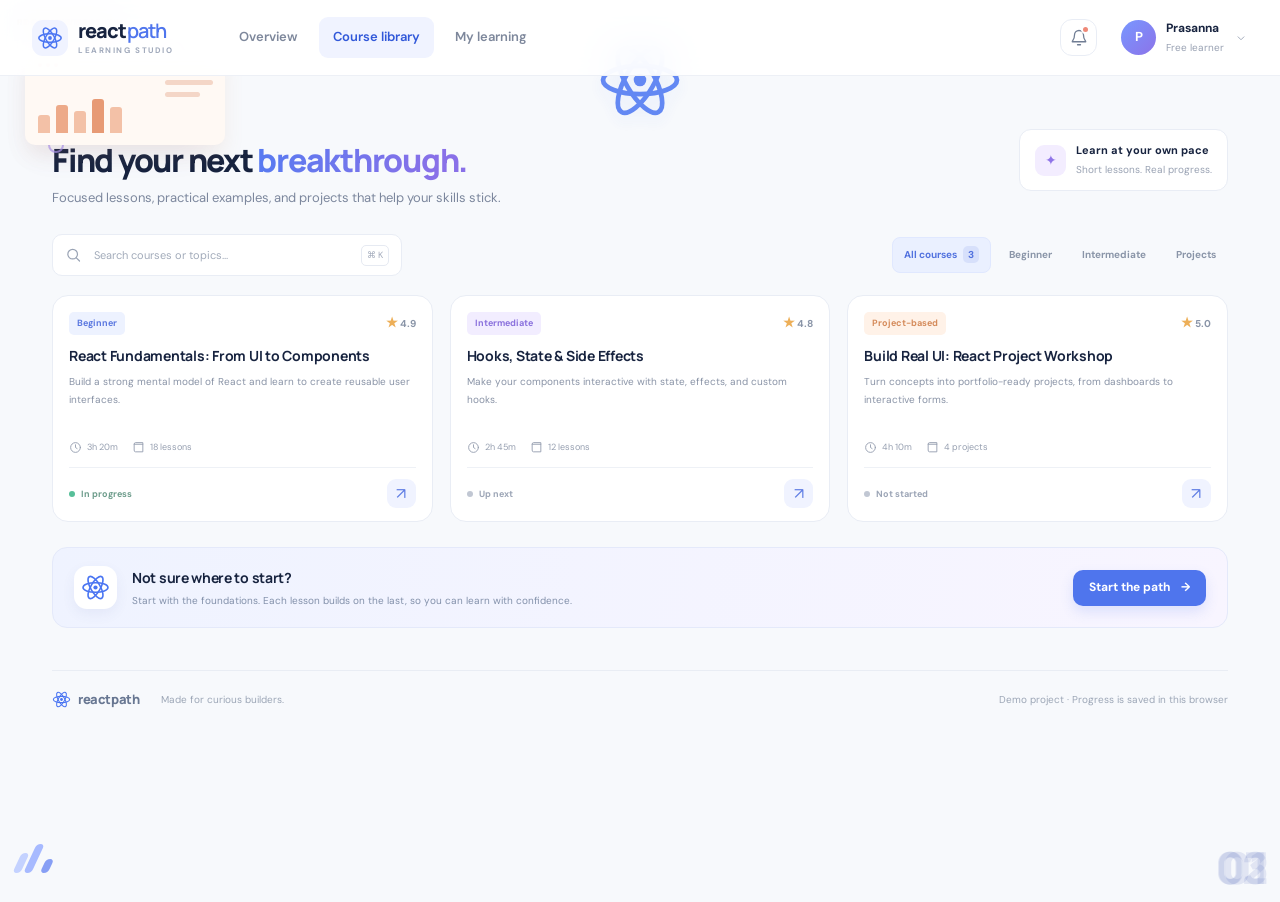
<file: courses.html>
<!doctype html>
<html lang="en">
<head>
  <meta charset="utf-8">
  <meta name="viewport" content="width=device-width, initial-scale=1">
  <meta name="theme-color" content="#f7f9fc">
  <meta name="description" content="Explore the ReactPath course library: React foundations, hooks, and practical projects.">
  <title>Course library — ReactPath</title>
  <link rel="icon" href="assets/images/favicon.svg" type="image/svg+xml">
  <link rel="stylesheet" href="assets/css/styles.css">
  <script src="assets/js/app.js" defer></script>
</head>
<body data-page="courses">
  <a class="skip-link" href="#main">Skip to content</a>
  <header class="topbar">
    <a class="brand" href="index.html" aria-label="ReactPath home"><span class="brand-mark"><img src="assets/images/react-mark.svg" alt=""></span><span>react<span class="brand-light">path</span><small>LEARNING STUDIO</small></span></a>
    <button class="mobile-menu-button" type="button" aria-expanded="false" aria-controls="primary-nav" aria-label="Toggle navigation"><span></span><span></span></button>
    <nav class="primary-nav" id="primary-nav" aria-label="Primary navigation"><a class="nav-link" href="index.html">Overview</a><a class="nav-link active" href="courses.html">Course library</a><a class="nav-link" href="lesson.html">My learning</a></nav>
    <div class="topbar-actions"><button class="icon-button" type="button" aria-label="Notifications" data-toast="You’re all caught up."><svg viewBox="0 0 24 24" aria-hidden="true"><path d="M18 8a6 6 0 0 0-12 0c0 7-3 7-3 9h18c0-2-3-2-3-9M10 21h4"/></svg><span class="notification-dot"></span></button><div class="profile-chip"><span class="avatar">P</span><span class="profile-copy"><strong>Prasanna</strong><small>Free learner</small></span><svg viewBox="0 0 24 24" aria-hidden="true"><path d="m7 10 5 5 5-5"/></svg></div></div>
  </header>
  <main id="main" class="page-shell">
    <section class="page-intro"><div><div class="eyebrow"><span class="eyebrow-dot"></span> THE COURSE LIBRARY</div><h1>Find your next <span class="text-gradient">breakthrough.</span></h1><p class="subheading">Focused lessons, practical examples, and projects that help your skills stick.</p></div><div class="intro-note"><span class="note-icon">✦</span><span><strong>Learn at your own pace</strong><small>Short lessons. Real progress.</small></span></div></section>
    <section class="library-toolbar" aria-label="Filter courses"><label class="search-box"><svg viewBox="0 0 24 24" aria-hidden="true"><circle cx="10.8" cy="10.8" r="6.8"/><path d="m16 16 4.5 4.5"/></svg><input id="course-search" type="search" placeholder="Search courses or topics..." aria-label="Search courses"><kbd>⌘ K</kbd></label><div class="filter-pills" role="group" aria-label="Filter by category"><button class="filter-pill active" type="button" data-filter="all" aria-pressed="true">All courses <span>3</span></button><button class="filter-pill" type="button" data-filter="beginner" aria-pressed="false">Beginner</button><button class="filter-pill" type="button" data-filter="intermediate" aria-pressed="false">Intermediate</button><button class="filter-pill" type="button" data-filter="project" aria-pressed="false">Projects</button></div></section>
    <section class="course-library-grid" id="course-grid" aria-label="Available courses">
      <article class="library-card" data-category="beginner" data-search="react foundations beginner jsx components props fundamentals"><a href="lesson.html" class="library-cover cover-foundations"><img src="assets/images/react-mark.svg" alt="" class="cover-react-logo"><span class="cover-kicker">REACT FOUNDATIONS</span><span class="cover-number">01</span><div class="cover-shapes"><i></i><i></i><i></i></div></a><div class="library-card-body"><div class="course-tags"><span class="tag tag-blue">Beginner</span><span class="rating"><span>★</span> 4.9</span></div><h2><a href="lesson.html">React Fundamentals: From UI to Components</a></h2><p>Build a strong mental model of React and learn to create reusable user interfaces.</p><div class="card-meta"><span><svg viewBox="0 0 24 24" aria-hidden="true"><circle cx="12" cy="12" r="9"/><path d="M12 7v5l3 2"/></svg> 3h 20m</span><span><svg viewBox="0 0 24 24" aria-hidden="true"><path d="M4 5.5A2.5 2.5 0 0 1 6.5 3H20v17H6.5A2.5 2.5 0 0 1 4 17.5zM4 6h16"/></svg> 18 lessons</span></div><div class="library-card-footer"><span class="card-status"><i></i> In progress</span><a class="circle-link" href="lesson.html" aria-label="Open React Fundamentals">↗</a></div></div></article>
      <article class="library-card" data-category="intermediate" data-search="react hooks state effects custom hooks useeffect usecontext"><a href="lesson.html#state" class="library-cover cover-hooks"><span class="cover-kicker">HOOKS & STATE</span><span class="cover-number">02</span><div class="hook-illustration"><span>use</span><b>State</b><i></i><i></i><i></i></div></a><div class="library-card-body"><div class="course-tags"><span class="tag tag-purple">Intermediate</span><span class="rating"><span>★</span> 4.8</span></div><h2><a href="lesson.html#state">Hooks, State & Side Effects</a></h2><p>Make your components interactive with state, effects, and custom hooks.</p><div class="card-meta"><span><svg viewBox="0 0 24 24" aria-hidden="true"><circle cx="12" cy="12" r="9"/><path d="M12 7v5l3 2"/></svg> 2h 45m</span><span><svg viewBox="0 0 24 24" aria-hidden="true"><path d="M4 5.5A2.5 2.5 0 0 1 6.5 3H20v17H6.5A2.5 2.5 0 0 1 4 17.5zM4 6h16"/></svg> 12 lessons</span></div><div class="library-card-footer"><span class="card-status status-soon"><i></i> Up next</span><a class="circle-link" href="lesson.html#state" aria-label="Open Hooks, State and Side Effects">↗</a></div></div></article>
      <article class="library-card" data-category="project" data-search="react projects dashboard forms practical portfolio build"><a href="lesson.html#props" class="library-cover cover-projects"><span class="cover-kicker">PROJECT WORKSHOP</span><span class="cover-number">03</span><div class="mini-dashboard"><div class="mini-dots"><i></i><i></i><i></i></div><div class="mini-bars"><i></i><i></i><i></i><i></i><i></i></div><div class="mini-lines"><i></i><i></i></div></div></a><div class="library-card-body"><div class="course-tags"><span class="tag tag-orange">Project-based</span><span class="rating"><span>★</span> 5.0</span></div><h2><a href="lesson.html#props">Build Real UI: React Project Workshop</a></h2><p>Turn concepts into portfolio-ready projects, from dashboards to interactive forms.</p><div class="card-meta"><span><svg viewBox="0 0 24 24" aria-hidden="true"><circle cx="12" cy="12" r="9"/><path d="M12 7v5l3 2"/></svg> 4h 10m</span><span><svg viewBox="0 0 24 24" aria-hidden="true"><path d="M4 5.5A2.5 2.5 0 0 1 6.5 3H20v17H6.5A2.5 2.5 0 0 1 4 17.5zM4 6h16"/></svg> 4 projects</span></div><div class="library-card-footer"><span class="card-status status-soon"><i></i> Not started</span><a class="circle-link" href="lesson.html#props" aria-label="Open Project Workshop">↗</a></div></div></article>
    </section>
    <div class="empty-state" id="empty-state" hidden><span>⌕</span><h3>No courses found</h3><p>Try a different search term or category.</p><button class="button button-secondary" id="clear-search" type="button">Clear filters</button></div>
    <section class="library-cta"><div class="cta-mark"><img src="assets/images/react-mark.svg" alt=""></div><div><h2>Not sure where to start?</h2><p>Start with the foundations. Each lesson builds on the last, so you can learn with confidence.</p></div><a class="button button-primary" href="lesson.html">Start the path <span>→</span></a></section>
    <footer class="site-footer"><a class="footer-brand" href="index.html"><img src="assets/images/react-mark.svg" alt=""> reactpath</a><span>Made for curious builders.</span><span>Demo project · Progress is saved in this browser</span></footer>
  </main>
</body>
</html>
</file>
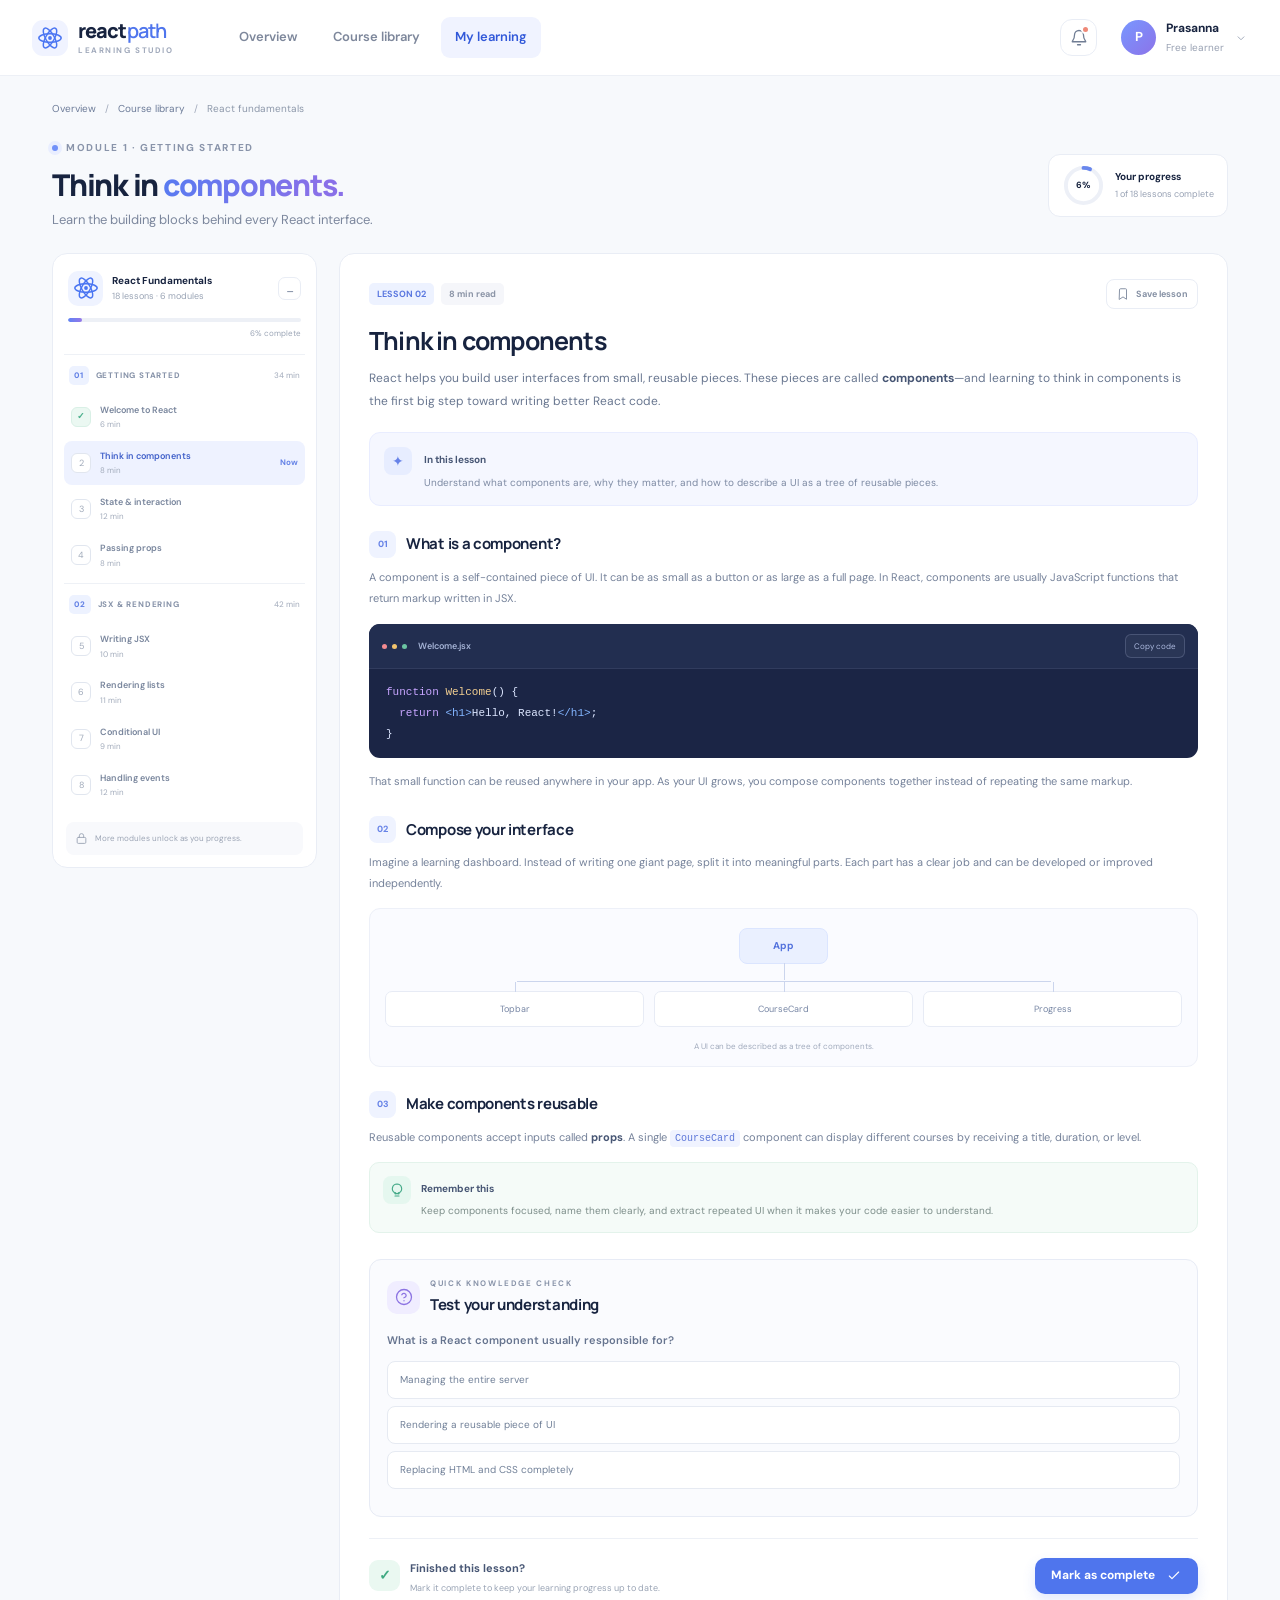
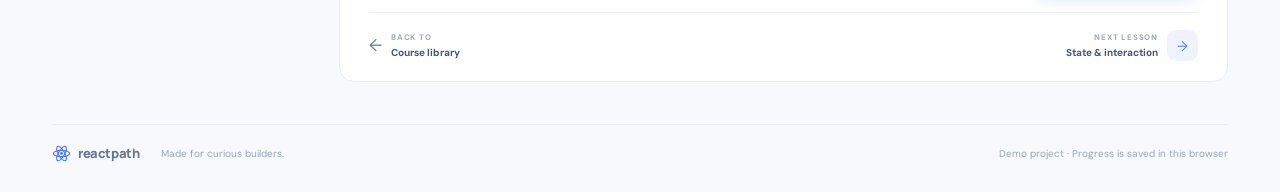
<file: lesson.html>
<!doctype html>
<html lang="en">
<head>
  <meta charset="utf-8">
  <meta name="viewport" content="width=device-width, initial-scale=1">
  <meta name="theme-color" content="#f7f9fc">
  <meta name="description" content="Learn React components with practical, beginner-friendly lessons on ReactPath.">
  <title>React Fundamentals — ReactPath</title>
  <link rel="icon" href="assets/images/favicon.svg" type="image/svg+xml">
  <link rel="stylesheet" href="assets/css/styles.css">
  <script src="assets/js/app.js" defer></script>
</head>
<body data-page="lesson">
  <a class="skip-link" href="#main">Skip to content</a>
  <header class="topbar">
    <a class="brand" href="index.html" aria-label="ReactPath home"><span class="brand-mark"><img src="assets/images/react-mark.svg" alt=""></span><span>react<span class="brand-light">path</span><small>LEARNING STUDIO</small></span></a>
    <button class="mobile-menu-button" type="button" aria-expanded="false" aria-controls="primary-nav" aria-label="Toggle navigation"><span></span><span></span></button>
    <nav class="primary-nav" id="primary-nav" aria-label="Primary navigation"><a class="nav-link" href="index.html">Overview</a><a class="nav-link" href="courses.html">Course library</a><a class="nav-link active" href="lesson.html">My learning</a></nav>
    <div class="topbar-actions"><button class="icon-button" type="button" aria-label="Notifications" data-toast="You’re all caught up."><svg viewBox="0 0 24 24" aria-hidden="true"><path d="M18 8a6 6 0 0 0-12 0c0 7-3 7-3 9h18c0-2-3-2-3-9M10 21h4"/></svg><span class="notification-dot"></span></button><div class="profile-chip"><span class="avatar">P</span><span class="profile-copy"><strong>Prasanna</strong><small>Free learner</small></span><svg viewBox="0 0 24 24" aria-hidden="true"><path d="m7 10 5 5 5-5"/></svg></div></div>
  </header>
  <main id="main" class="page-shell lesson-shell">
    <div class="breadcrumbs"><a href="index.html">Overview</a><span>/</span><a href="courses.html">Course library</a><span>/</span><span>React fundamentals</span></div>
    <section class="lesson-heading"><div><div class="eyebrow"><span class="eyebrow-dot"></span> MODULE 1 · GETTING STARTED</div><h1>Think in <span class="text-gradient">components.</span></h1><p class="subheading">Learn the building blocks behind every React interface.</p></div><div class="lesson-heading-progress"><div class="progress-ring"><svg viewBox="0 0 44 44" aria-hidden="true"><circle class="ring-track" cx="22" cy="22" r="18"/><circle class="ring-value" id="lesson-ring" cx="22" cy="22" r="18"/></svg><strong id="lesson-percent">6%</strong></div><span><strong>Your progress</strong><small id="lesson-complete-count">1 of 18 lessons complete</small></span></div></section>
    <div class="lesson-layout">
      <aside class="lesson-sidebar" aria-label="Course lesson list"><div class="sidebar-course-head"><div class="mini-react"><img src="assets/images/react-mark.svg" alt=""></div><div><strong>React Fundamentals</strong><small>18 lessons · 6 modules</small></div><button type="button" class="sidebar-collapse" aria-label="Toggle lesson list" aria-expanded="true">−</button></div><div class="sidebar-progress"><div class="progress-track"><span id="sidebar-progress-bar" style="width:6%"></span></div><span id="sidebar-progress-label">6% complete</span></div><div class="module-title"><span>01</span> GETTING STARTED <span class="module-duration">34 min</span></div><a href="#overview" class="lesson-nav-item" data-lesson="1"><span class="lesson-nav-state done">✓</span><span><strong>Welcome to React</strong><small>6 min</small></span></a><a href="#components" class="lesson-nav-item is-current" data-lesson="2"><span class="lesson-nav-state">2</span><span><strong>Think in components</strong><small>8 min</small></span><span class="lesson-playing">Now</span></a><a href="#state" class="lesson-nav-item" data-lesson="3"><span class="lesson-nav-state">3</span><span><strong>State & interaction</strong><small>12 min</small></span></a><a href="#props" class="lesson-nav-item" data-lesson="4"><span class="lesson-nav-state">4</span><span><strong>Passing props</strong><small>8 min</small></span></a><div class="module-title module-next"><span>02</span> JSX & RENDERING <span class="module-duration">42 min</span></div><a href="#jsx" class="lesson-nav-item" data-lesson="5"><span class="lesson-nav-state">5</span><span><strong>Writing JSX</strong><small>10 min</small></span></a><a href="#lists" class="lesson-nav-item" data-lesson="6"><span class="lesson-nav-state">6</span><span><strong>Rendering lists</strong><small>11 min</small></span></a><a href="#conditional" class="lesson-nav-item" data-lesson="7"><span class="lesson-nav-state">7</span><span><strong>Conditional UI</strong><small>9 min</small></span></a><a href="#events" class="lesson-nav-item" data-lesson="8"><span class="lesson-nav-state">8</span><span><strong>Handling events</strong><small>12 min</small></span></a><div class="sidebar-lock-note"><svg viewBox="0 0 24 24" aria-hidden="true"><rect x="4" y="10" width="16" height="11" rx="2"/><path d="M8 10V7a4 4 0 0 1 8 0v3"/></svg><span>More modules unlock as you progress.</span></div></aside>
      <article class="lesson-content" id="overview">
        <div class="lesson-content-top"><div class="course-tags"><span class="tag tag-blue">LESSON 02</span><span class="tag">8 min read</span></div><button type="button" class="bookmark-button" id="bookmark-button" aria-pressed="false"><svg viewBox="0 0 24 24" aria-hidden="true"><path d="M6 4.5A1.5 1.5 0 0 1 7.5 3h9A1.5 1.5 0 0 1 18 4.5V21l-6-4-6 4z"/></svg><span>Save lesson</span></button></div>
        <h2>Think in components</h2><p class="lesson-lead">React helps you build user interfaces from small, reusable pieces. These pieces are called <strong>components</strong>—and learning to think in components is the first big step toward writing better React code.</p>
        <div class="lesson-callout"><span class="callout-icon">✦</span><div><strong>In this lesson</strong><p>Understand what components are, why they matter, and how to describe a UI as a tree of reusable pieces.</p></div></div>
        <div class="lesson-section" id="components"><div class="lesson-section-heading"><span class="section-number">01</span><h3>What is a component?</h3></div><p>A component is a self-contained piece of UI. It can be as small as a button or as large as a full page. In React, components are usually JavaScript functions that return markup written in JSX.</p><div class="code-block"><div class="code-block-header"><span><i></i><i></i><i></i> <b>Welcome.jsx</b></span><button type="button" data-copy="function Welcome() {\n  return <h1>Hello, React!</h1>;\n}" class="copy-button">Copy code</button></div><pre><code><span class="code-purple">function</span> <span class="code-yellow">Welcome</span>() {
  <span class="code-purple">return</span> <span class="code-blue">&lt;h1&gt;</span>Hello, React!<span class="code-blue">&lt;/h1&gt;</span>;
}</code></pre></div><p>That small function can be reused anywhere in your app. As your UI grows, you compose components together instead of repeating the same markup.</p></div>
        <div class="lesson-section" id="state"><div class="lesson-section-heading"><span class="section-number">02</span><h3>Compose your interface</h3></div><p>Imagine a learning dashboard. Instead of writing one giant page, split it into meaningful parts. Each part has a clear job and can be developed or improved independently.</p><div class="component-diagram"><div class="diagram-root"><span>App</span></div><div class="diagram-branches"><div><i></i><span>Topbar</span></div><div><i></i><span>CourseCard</span></div><div><i></i><span>Progress</span></div></div><small>A UI can be described as a tree of components.</small></div></div>
        <div class="lesson-section" id="props"><div class="lesson-section-heading"><span class="section-number">03</span><h3>Make components reusable</h3></div><p>Reusable components accept inputs called <strong>props</strong>. A single <code class="inline-code">CourseCard</code> component can display different courses by receiving a title, duration, or level.</p><div class="tip-row"><span class="tip-icon"><svg viewBox="0 0 24 24" aria-hidden="true"><path d="M12 3a7 7 0 0 0-4 12.7c.7.5 1 1.2 1 1.8h6c0-.6.3-1.3 1-1.8A7 7 0 0 0 12 3ZM9 21h6m-5-3v-2m4 2v-2"/></svg></span><div><strong>Remember this</strong><p>Keep components focused, name them clearly, and extract repeated UI when it makes your code easier to understand.</p></div></div></div>
        <div class="knowledge-check"><div class="quiz-heading"><span class="quiz-icon"><svg viewBox="0 0 24 24" aria-hidden="true"><path d="M9.1 9a3 3 0 0 1 5.8 1c0 2-3 3-3 3m.1 4h.01M12 22a10 10 0 1 0 0-20 10 10 0 0 0 0 20Z"/></svg></span><div><span class="eyebrow">QUICK KNOWLEDGE CHECK</span><h3>Test your understanding</h3></div></div><p>What is a React component usually responsible for?</p><div class="quiz-options" role="group" aria-label="Choose an answer"><button class="quiz-option" type="button" data-answer="wrong">Managing the entire server</button><button class="quiz-option" type="button" data-answer="correct">Rendering a reusable piece of UI</button><button class="quiz-option" type="button" data-answer="wrong">Replacing HTML and CSS completely</button></div><p class="quiz-feedback" id="quiz-feedback" aria-live="polite"></p></div>
        <div class="lesson-complete-panel"><div><span class="completion-icon">✓</span><div><strong>Finished this lesson?</strong><p>Mark it complete to keep your learning progress up to date.</p></div></div><button class="button button-primary" type="button" id="complete-lesson">Mark as complete <svg viewBox="0 0 24 24" aria-hidden="true"><path d="m5 12 4 4L19 6"/></svg></button></div>
        <div class="lesson-bottom-nav"><a href="courses.html" class="previous-link"><span>←</span><span><small>BACK TO</small><strong>Course library</strong></span></a><a href="#state" class="next-link" id="next-lesson"><span><small>NEXT LESSON</small><strong>State & interaction</strong></span><span class="next-circle">→</span></a></div>
      </article>
    </div>
    <footer class="site-footer"><a class="footer-brand" href="index.html"><img src="assets/images/react-mark.svg" alt=""> reactpath</a><span>Made for curious builders.</span><span>Demo project · Progress is saved in this browser</span></footer>
  </main>
</body>
</html>
</file>
<file: assets/css/styles.css>
@import url('https://fonts.googleapis.com/css2?family=DM+Sans:wght@400;500;600;700&family=Manrope:wght@400;500;600;700;800&display=swap');
:root{--bg:#f7f9fc;--surface:#fff;--ink:#17233f;--muted:#7c879d;--muted-dark:#586680;--line:#e9edf5;--blue:#4f75ed;--blue-dark:#3158d9;--blue-soft:#eef2ff;--purple:#8b70e8;--orange:#e89b65;--green:#36a982;--shadow:0 14px 42px rgba(34,53,91,.055);--radius:18px;--font:'DM Sans',-apple-system,BlinkMacSystemFont,'Segoe UI',sans-serif;--display:'Manrope','DM Sans',sans-serif}
*{box-sizing:border-box}html{scroll-behavior:smooth;scroll-padding-top:96px}body{margin:0;background:var(--bg);color:var(--ink);font-family:var(--font);font-size:14px;line-height:1.6;-webkit-font-smoothing:antialiased}a{color:inherit;text-decoration:none}button,input{font:inherit}button{cursor:pointer}button:focus-visible,a:focus-visible,input:focus-visible{outline:3px solid rgba(79,117,237,.32);outline-offset:3px}svg{width:20px;height:20px;fill:none;stroke:currentColor;stroke-width:1.7;stroke-linecap:round;stroke-linejoin:round}.skip-link{position:absolute;left:14px;top:-50px;background:#fff;padding:10px 14px;border-radius:8px;z-index:100}.skip-link:focus{top:12px}
.topbar{height:76px;padding:0 max(32px,calc((100vw - 1240px)/2));display:flex;align-items:center;gap:52px;background:rgba(255,255,255,.91);border-bottom:1px solid #edf0f6;position:sticky;top:0;z-index:50;backdrop-filter:blur(16px)}.brand{display:flex;align-items:center;gap:10px;flex-shrink:0;font-family:var(--display);font-size:20px;font-weight:800;letter-spacing:-.9px;line-height:1.03}.brand-mark{width:36px;height:36px;display:grid;place-items:center;background:#f0f3ff;border-radius:11px}.brand-mark img{width:26px;height:26px}.brand-light{color:var(--blue);font-weight:600}.brand small{display:block;margin-top:4px;font-family:var(--font);font-size:8px;letter-spacing:1.55px;color:#a0a9bb;font-weight:700}.primary-nav{display:flex;align-items:center;gap:7px;height:100%}.nav-link{padding:10px 14px;border-radius:9px;color:#7d879b;font-weight:600;font-size:13px;transition:.2s}.nav-link:hover{color:var(--ink);background:#f7f8fc}.nav-link.active{background:#f0f3ff;color:var(--blue-dark)}.topbar-actions{display:flex;align-items:center;gap:24px;margin-left:auto}.icon-button{width:37px;height:37px;position:relative;display:grid;place-items:center;border:1px solid var(--line);border-radius:12px;background:white;color:#707d94}.icon-button svg{width:18px}.notification-dot{position:absolute;right:8px;top:7px;width:5px;height:5px;border-radius:50%;background:#ef8978;box-shadow:0 0 0 2px white}.profile-chip{display:flex;align-items:center;gap:10px}.avatar{width:35px;height:35px;border-radius:50%;display:grid;place-items:center;color:#fff;background:linear-gradient(135deg,#7897ff,#8c73e9);font-weight:700;font-size:13px}.profile-copy{display:flex;flex-direction:column;gap:1px}.profile-copy strong{font-size:12px}.profile-copy small{font-size:10px;color:#98a1b2}.profile-chip>svg{width:14px;color:#a2acbc}.mobile-menu-button{display:none}
.page-shell{max-width:1240px;padding:36px 32px 20px;margin:0 auto}.welcome-row,.page-intro,.lesson-heading{display:flex;align-items:flex-end;justify-content:space-between;gap:24px;margin-bottom:27px}.eyebrow{display:flex;align-items:center;gap:8px;color:#8994aa;font-size:10px;letter-spacing:1.65px;font-weight:700}.eyebrow-dot{width:6px;height:6px;border-radius:50%;background:#7191f9;box-shadow:0 0 0 4px #e9eeff}h1,h2,h3,p{margin-top:0}.welcome-row h1,.page-intro h1,.lesson-heading h1{font-family:var(--display);font-size:31px;line-height:1.24;letter-spacing:-1.25px;margin:13px 0 7px;font-weight:800}.text-gradient{background:linear-gradient(100deg,#577bf1 0%,#8970e8 85%);-webkit-background-clip:text;background-clip:text;color:transparent}.subheading{font-size:13px;color:var(--muted);margin:0}.date-chip{display:flex;align-items:center;gap:9px;padding:10px 13px;background:#fff;border:1px solid var(--line);border-radius:11px;color:#697790;font-size:11px;font-weight:600}.date-chip svg{width:16px;color:#929db0}.hero-card{position:relative;display:flex;min-height:290px;overflow:hidden;border-radius:22px;background:linear-gradient(115deg,#20366d 0%,#263a75 47%,#354995 100%);box-shadow:0 16px 35px rgba(43,62,123,.15);color:#fff}.hero-card:after{content:"";position:absolute;right:-100px;top:-170px;width:440px;height:440px;border-radius:50%;border:1px solid rgba(190,205,255,.13);box-shadow:0 0 0 35px rgba(192,205,255,.025),0 0 0 70px rgba(192,205,255,.025)}.hero-copy{position:relative;z-index:2;width:56%;padding:31px 0 29px 37px}.hero-label{font-size:9px;letter-spacing:1.6px;color:#b7c5ff;font-weight:700;display:flex;align-items:center;gap:8px}.sparkle{color:#d6c4ff;font-size:16px}.hero-copy h2{font-family:var(--display);font-size:31px;letter-spacing:-1.15px;line-height:1.2;margin:18px 0 11px}.hero-copy h2 span{color:#b7c8ff}.hero-copy>p{max-width:435px;font-size:12px;line-height:1.8;color:#d2dbf5;margin-bottom:21px}.hero-actions{display:flex;align-items:center;gap:20px;flex-wrap:wrap}.button{border:0;display:inline-flex;align-items:center;justify-content:center;gap:11px;min-height:40px;padding:0 16px;border-radius:10px;font-size:12px;font-weight:700;transition:transform .18s,box-shadow .18s,background .18s}.button:hover{transform:translateY(-1px)}.button svg{width:16px}.button-light{background:#fff;color:#344c99;box-shadow:0 6px 16px rgba(12,24,70,.14)}.button-light:hover{background:#f4f6ff}.hero-meta{display:flex;align-items:center;gap:7px;color:#c2cdef;font-size:10px}.hero-meta svg{width:14px}.hero-art{position:absolute;width:47%;height:100%;right:0;top:0;display:flex;align-items:center;justify-content:center}.orbit{position:absolute;border:1px solid rgba(200,214,255,.18);border-radius:50%;transform:rotate(-26deg)}.orbit-one{width:360px;height:180px}.orbit-two{width:280px;height:135px;transform:rotate(36deg)}.hero-code-window{position:relative;width:290px;padding:0 0 12px;z-index:2;border-radius:11px;background:rgba(16,28,64,.94);border:1px solid rgba(193,208,255,.2);box-shadow:0 25px 45px rgba(10,18,48,.3);transform:rotate(-3deg)}.window-top{height:31px;display:flex;align-items:center;gap:5px;padding:0 12px;border-bottom:1px solid rgba(210,222,255,.09);color:#8595c0}.window-top>span{height:5px;width:5px;border-radius:50%;background:#f58f99}.window-top>span:nth-child(2){background:#e9c17d}.window-top>span:nth-child(3){background:#77c8a5}.window-top small{margin-left:9px;font-size:8px}.hero-code-window pre{font-family:ui-monospace,SFMono-Regular,Consolas,monospace;font-size:10px;line-height:1.9;color:#e1e8ff;margin:12px 14px}.hero-code-window code i{color:#c59df8;font-style:normal}.hero-code-window code b{color:#f1c784;font-weight:500}.hero-code-window code em{color:#91b6ff;font-style:normal}.hero-code-window code strong{color:#86d5c3;font-weight:500}.hero-code-window code q{color:#c1dc9e}.code-footer{margin:0 14px;padding-top:8px;border-top:1px solid rgba(210,222,255,.1);font-size:8px;color:#9caedb}.code-check{margin-right:5px;color:#7bd6b2}.floating-badge{position:absolute;z-index:3;display:flex;align-items:center;gap:7px;background:#fff;border-radius:11px;padding:8px 11px;box-shadow:0 9px 24px rgba(16,27,62,.2);color:#52607b;font-size:9px;font-weight:700}.floating-badge small{font-size:9px}.badge-js{right:13%;top:28px}.badge-js span{font-size:10px;font-weight:800;color:#735bcb;background:#f1edff;border-radius:6px;padding:5px}.badge-react{bottom:28px;right:9%}.badge-react img{width:23px;height:23px}
.stats-grid{display:grid;grid-template-columns:repeat(3,minmax(0,1fr));gap:15px;margin:18px 0 35px}.stat-card{display:flex;align-items:flex-start;gap:13px;background:#fff;border:1px solid var(--line);border-radius:15px;padding:17px 17px 15px;min-width:0;box-shadow:0 4px 15px rgba(36,52,91,.015)}.stat-icon{width:40px;height:40px;flex-shrink:0;border-radius:12px;display:grid;place-items:center}.stat-icon svg{width:19px}.stat-icon-blue{background:#edf2ff;color:#5d7ff0}.stat-icon-violet{background:#f1edff;color:#9a7fe7}.stat-icon-orange{background:#fff2e9;color:#e79b65}.stat-card>div:nth-child(2){min-width:0;flex:1}.stat-label{margin:0 0 4px;color:#8993a7;font-size:11px}.stat-line{display:flex;align-items:center;gap:10px;flex-wrap:wrap}.stat-line strong{font-family:var(--display);font-size:20px;letter-spacing:-.5px}.stat-change,.stat-muted,.streak-tag{font-size:9px;color:#7188dd;font-weight:700}.stat-muted{color:#a2aab9;font-weight:500}.streak-tag{background:#fff4e9;color:#d68c53;padding:3px 6px;border-radius:5px}.progress-track{width:100%;height:5px;border-radius:8px;background:#edf0f6;overflow:hidden}.progress-track span{height:100%;width:0;display:block;border-radius:8px;background:linear-gradient(90deg,#5e83f5,#9677e8);transition:width .35s}.stat-card .progress-track{margin-top:8px}.stat-footnote{margin:4px 0 0;font-size:9px;color:#a1aabc}
.content-section{margin-top:33px}.section-heading{display:flex;align-items:flex-end;justify-content:space-between;gap:15px;margin-bottom:15px}.section-heading .eyebrow{margin-bottom:5px}.section-heading h2{font-family:var(--display);font-size:20px;letter-spacing:-.65px;margin:0}.text-link{font-size:11px;font-weight:700;color:#5b76d3;white-space:nowrap}.text-link span{font-size:15px;margin-left:5px}.continue-card{display:grid;grid-template-columns:240px minmax(0,1fr) 170px;gap:23px;align-items:center;padding:17px;background:#fff;border:1px solid var(--line);border-radius:17px;box-shadow:0 4px 15px rgba(36,52,91,.018)}.course-cover{height:166px;position:relative;display:block;border-radius:13px;overflow:hidden}.cover-foundations{background:linear-gradient(125deg,#edf2ff,#dbe5ff)}.cover-hooks{background:linear-gradient(125deg,#f5efff,#e5dcff)}.cover-projects{background:linear-gradient(125deg,#fff1e5,#ffddc7)}.cover-react-logo{position:absolute;right:25px;top:30px;width:87px;height:87px;opacity:.85;filter:drop-shadow(0 6px 8px rgba(79,117,237,.1))}.cover-kicker{position:absolute;left:18px;top:17px;color:#6a82d9;font-size:8px;letter-spacing:1.3px;font-weight:800}.cover-number{position:absolute;left:17px;bottom:7px;font-family:var(--display);font-weight:800;font-size:52px;letter-spacing:-3px;color:rgba(78,103,182,.13)}.cover-shapes{position:absolute;left:17px;bottom:27px;display:flex;align-items:flex-end;gap:5px}.cover-shapes i{width:8px;height:20px;border-radius:4px;background:#c4d2ff;transform:skew(-25deg)}.cover-shapes i:nth-child(2){height:29px;background:#a7baff}.cover-shapes i:nth-child(3){height:14px;background:#879ff5}.continue-info{padding:4px 0}.course-tags{display:flex;align-items:center;gap:7px;flex-wrap:wrap}.tag{display:inline-flex;align-items:center;padding:4px 8px;background:#f5f6fa;color:#8c95a7;border-radius:5px;font-size:9px;font-weight:700}.tag-blue{background:#edf2ff;color:#5b78e0}.tag-purple{background:#f2edff;color:#8a71dd}.tag-orange{background:#fff2e8;color:#d58b5b}.continue-info h3{font-family:var(--display);font-size:16px;letter-spacing:-.4px;line-height:1.45;margin:9px 0 6px}.continue-info>p{font-size:11px;line-height:1.75;color:#8490a5;margin-bottom:12px;max-width:490px}.course-progress-row{display:flex;align-items:center;gap:10px;margin-bottom:13px}.course-progress-row .progress-track{max-width:185px}.course-progress-row span:last-child{color:#9aa3b4;font-size:9px;white-space:nowrap}.button-primary{background:var(--blue);color:white;box-shadow:0 6px 13px rgba(79,117,237,.16)}.button-primary:hover{background:var(--blue-dark);box-shadow:0 8px 17px rgba(79,117,237,.2)}.button-secondary{background:#f2f4f9;color:#65718a}.continue-info .button{min-height:36px}.continue-side{height:100%;border-left:1px solid #edf0f5;padding-left:20px;display:flex;flex-direction:column;align-items:flex-start;justify-content:center}.side-icon{width:29px;height:29px;display:grid;place-items:center;border-radius:9px;background:#f0f3ff;color:#6482eb;margin-bottom:13px}.side-icon svg{width:16px}.continue-side>span{color:#a1aabd;font-size:8px;font-weight:800;letter-spacing:1.25px}.continue-side strong{font-size:11px;margin-top:5px}.continue-side small{font-size:9px;color:#9aa3b4;margin-top:3px}.bottom-section{margin-top:34px}.path-grid{display:grid;grid-template-columns:repeat(3,minmax(0,1fr));gap:15px}.path-card{border:1px solid var(--line);border-radius:15px;padding:17px 17px 13px;background:#fff;transition:transform .2s,box-shadow .2s,border-color .2s}.path-card:hover{transform:translateY(-3px);box-shadow:var(--shadow);border-color:#dce3fa}.path-top{display:flex;align-items:center;justify-content:space-between}.path-icon{width:37px;height:37px;border-radius:11px;display:grid;place-items:center}.path-icon svg{width:19px}.icon-blue{background:#edf2ff;color:#6684ec}.icon-purple{background:#f2edff;color:#957be6}.icon-orange{background:#fff1e6;color:#e19a62}.path-level{font-size:8px;letter-spacing:1px;color:#a0a9b9;font-weight:800}.path-card h3{font-family:var(--display);font-size:14px;letter-spacing:-.3px;margin:14px 0 5px}.path-card p{font-size:10px;line-height:1.75;color:#8792a6;min-height:36px;margin-bottom:12px}.path-bottom{display:flex;align-items:center;justify-content:space-between;padding-top:10px;border-top:1px solid #f0f2f7;font-size:10px;color:#9ba5b6}.path-bottom span:last-child{font-size:16px;color:#6482e9}.site-footer{display:flex;align-items:center;gap:22px;border-top:1px solid #e9edf4;margin-top:42px;padding:18px 0 8px;color:#9ca6b6;font-size:10px}.footer-brand{display:flex;align-items:center;gap:7px;font-family:var(--display);font-size:13px;font-weight:800;color:#687792;letter-spacing:-.4px}.footer-brand img{width:19px;height:19px}.site-footer>span:last-child{margin-left:auto}
/* Course library */
.page-intro{align-items:center;margin-bottom:26px}.page-intro h1{font-size:32px}.intro-note{display:flex;align-items:center;gap:10px;padding:12px 15px;border-radius:12px;background:#fff;border:1px solid var(--line)}.note-icon{display:grid;place-items:center;width:31px;height:31px;border-radius:9px;background:#f3edff;color:#8f74e8}.intro-note span:last-child{display:flex;flex-direction:column;gap:2px}.intro-note strong{font-size:11px}.intro-note small{font-size:10px;color:#99a2b3}.library-toolbar{display:flex;flex-wrap:wrap;align-items:center;justify-content:space-between;gap:14px;margin:26px 0 19px}.search-box{height:42px;min-width:240px;max-width:350px;flex:1;display:flex;align-items:center;gap:10px;border:1px solid var(--line);background:#fff;border-radius:10px;padding:0 12px;color:#99a3b4}.search-box svg{width:17px;flex-shrink:0}.search-box input{min-width:0;width:100%;height:100%;border:0;outline:0;color:var(--ink);font-size:11px;background:transparent}.search-box input::placeholder{color:#a2abba}.search-box kbd{font-size:9px;font-family:var(--font);white-space:nowrap;border:1px solid #e6eaf2;border-radius:5px;padding:2px 5px;color:#a2aabb}.filter-pills{display:flex;align-items:center;gap:6px;flex-wrap:wrap}.filter-pill{border:1px solid transparent;background:transparent;padding:9px 11px;border-radius:8px;font-size:10px;color:#8a95a8;font-weight:700;white-space:nowrap}.filter-pill:hover{background:#fff;color:#55617a}.filter-pill.active{background:#eaf0ff;color:#5272df;border-color:#e0e8ff}.filter-pill span{margin-left:4px;background:rgba(84,112,222,.12);padding:2px 5px;border-radius:5px}.course-library-grid{display:grid;grid-template-columns:repeat(3,minmax(0,1fr));gap:17px}.library-card{overflow:hidden;border:1px solid var(--line);border-radius:16px;background:#fff;transition:transform .2s,box-shadow .2s,border-color .2s}.library-card:hover{transform:translateY(-3px);box-shadow:var(--shadow);border-color:#dfe5f7}.library-cover{height:170px;border-radius:0;overflow:hidden}.library-cover .cover-react-logo{right:calc(50% - 43px);top:37px;width:86px;height:86px}.library-cover .cover-kicker{top:16px;left:17px}.library-cover .cover-number{font-size:44px;left:auto;right:14px;bottom:-2px}.library-card-body{padding:16px 16px 13px}.rating{margin-left:auto;font-size:10px;font-weight:700;color:#8994a7}.rating span{color:#edaf58;font-size:13px}.library-card h2{font-family:var(--display);font-size:14px;line-height:1.5;letter-spacing:-.25px;margin:10px 0 7px}.library-card h2 a:hover{color:var(--blue-dark)}.library-card-body>p{font-size:10px;line-height:1.8;color:#8993a6;min-height:54px;margin-bottom:13px}.card-meta{display:flex;align-items:center;gap:14px;padding-bottom:13px;border-bottom:1px solid #eef1f6}.card-meta span{display:flex;align-items:center;gap:5px;color:#969fb0;font-size:9px}.card-meta svg{width:13px;height:13px}.library-card-footer{display:flex;align-items:center;justify-content:space-between;padding-top:11px}.card-status{display:flex;align-items:center;gap:6px;font-size:9px;color:#6e9d8c;font-weight:700}.card-status i{width:6px;height:6px;border-radius:50%;background:#57bf99}.status-soon{color:#9ca5b6}.status-soon i{background:#c1c7d3}.circle-link{width:29px;height:29px;border-radius:9px;display:grid;place-items:center;background:#f0f3ff;color:#5f7de4;font-size:16px;transition:.2s}.circle-link:hover{background:#dfe7ff}.cover-hooks .cover-kicker{color:#937cda}.hook-illustration{position:absolute;left:30px;top:50px;width:170px;height:95px;border-radius:12px;background:rgba(255,255,255,.66);box-shadow:0 10px 30px rgba(103,81,171,.07);display:flex;align-items:center;justify-content:center;gap:7px}.hook-illustration span{font-size:14px;font-weight:600;color:#a897e0}.hook-illustration b{color:#7460cd;font-size:23px}.hook-illustration i{position:absolute;width:25px;height:25px;border:2px solid #a691ef;border-radius:50%;opacity:.7}.hook-illustration i:nth-of-type(1){top:-10px;right:15px}.hook-illustration i:nth-of-type(2){bottom:-8px;left:18px;width:16px;height:16px}.hook-illustration i:nth-of-type(3){bottom:9px;right:-10px;width:9px;height:9px;background:#a691ef}.cover-projects .cover-kicker{color:#d88b5c}.mini-dashboard{position:absolute;left:25px;top:50px;width:200px;height:95px;border-radius:10px;background:#fff9f4;box-shadow:0 10px 20px rgba(196,125,81,.1);padding:13px}.mini-dots{display:flex;gap:4px;margin-bottom:8px}.mini-dots i{width:4px;height:4px;background:#efb69a;border-radius:50%}.mini-bars{display:flex;align-items:flex-end;gap:6px;position:absolute;bottom:12px;left:13px;height:37px}.mini-bars i{width:12px;border-radius:3px 3px 0 0;background:#f3c1a7;height:18px}.mini-bars i:nth-child(2){height:28px;background:#edaa89}.mini-bars i:nth-child(3){height:22px}.mini-bars i:nth-child(4){height:34px;background:#e79a75}.mini-bars i:nth-child(5){height:26px}.mini-lines{position:absolute;right:12px;top:30px;display:flex;flex-direction:column;gap:7px}.mini-lines i{height:5px;width:48px;background:#f4d6c7;border-radius:4px}.mini-lines i:nth-child(2){width:35px}.empty-state{text-align:center;background:#fff;border:1px dashed #dce2f0;border-radius:16px;padding:45px 20px}.empty-state>span{font-size:34px;color:#92a1c7}.empty-state h3{margin:8px 0 5px;font-size:16px}.empty-state p{font-size:11px;color:#8993a6}.library-cta{display:flex;align-items:center;gap:15px;padding:18px 21px;margin-top:25px;background:linear-gradient(100deg,#eff3ff,#f8f5ff);border:1px solid #e4e9fa;border-radius:15px}.cta-mark{width:43px;height:43px;background:#fff;border-radius:13px;display:grid;place-items:center;flex-shrink:0;box-shadow:0 5px 13px rgba(66,87,155,.07)}.cta-mark img{width:29px}.library-cta>div:nth-child(2){flex:1}.library-cta h2{font-family:var(--display);font-size:14px;margin:0 0 4px;letter-spacing:-.3px}.library-cta p{margin:0;font-size:10px;color:#8290aa}.library-cta .button{min-height:36px;white-space:nowrap}
/* Lesson view */
.lesson-shell{padding-top:25px}.breadcrumbs{display:flex;align-items:center;gap:9px;font-size:10px;color:#a1aabb;margin-bottom:23px}.breadcrumbs a{color:#6c7b98}.breadcrumbs a:hover{color:var(--blue)}.breadcrumbs span:last-child{color:#8d98aa}.lesson-heading{margin-bottom:22px;align-items:center}.lesson-heading h1{font-size:30px;margin-top:10px}.lesson-heading-progress{display:flex;align-items:center;gap:10px;padding:9px 13px;background:#fff;border:1px solid var(--line);border-radius:12px}.progress-ring{width:43px;height:43px;position:relative;display:grid;place-items:center}.progress-ring svg{width:43px;height:43px;position:absolute;inset:0;transform:rotate(-90deg)}.ring-track,.ring-value{fill:none;stroke-width:4}.ring-track{stroke:#edf0f7}.ring-value{stroke:#6987ed;stroke-linecap:round;stroke-dasharray:113.1;stroke-dashoffset:99.5;transition:stroke-dashoffset .3s}.progress-ring strong{font-size:9px;position:relative}.lesson-heading-progress>span{display:flex;flex-direction:column;gap:2px}.lesson-heading-progress>span strong{font-size:10px}.lesson-heading-progress>span small{font-size:9px;color:#98a2b4}.lesson-layout{display:grid;grid-template-columns:265px minmax(0,1fr);align-items:start;gap:22px}.lesson-sidebar{position:sticky;top:96px;overflow:hidden;background:#fff;border:1px solid var(--line);border-radius:15px;padding:15px 11px 12px}.sidebar-course-head{display:flex;align-items:center;gap:9px;padding:2px 4px 12px}.mini-react{width:35px;height:35px;flex-shrink:0;border-radius:10px;display:grid;place-items:center;background:#eff3ff}.mini-react img{width:26px}.sidebar-course-head>div:nth-child(2){display:flex;flex-direction:column;min-width:0;flex:1}.sidebar-course-head strong{font-size:10px;white-space:nowrap}.sidebar-course-head small{font-size:9px;color:#9aa4b5}.sidebar-collapse{border:1px solid #e9edf5;width:23px;height:23px;display:grid;place-items:center;background:#fff;color:#8a96ab;border-radius:7px;font-size:15px}.sidebar-progress{padding:0 4px 14px}.sidebar-progress .progress-track{height:4px}.sidebar-progress>span{display:block;text-align:right;font-size:8px;color:#9aa4b5;margin-top:5px}.module-title{display:flex;align-items:center;gap:7px;padding:11px 5px 8px;border-top:1px solid #eef1f6;font-size:8px;letter-spacing:.8px;color:#8793a9;font-weight:800}.module-title>span:first-child{color:#6381e5;background:#edf2ff;border-radius:5px;padding:3px 5px;font-size:8px}.module-duration{margin-left:auto;font-size:8px;letter-spacing:0;color:#adb5c3;font-weight:500}.lesson-nav-item{display:flex;align-items:center;gap:9px;padding:8px 7px;border-radius:8px;color:#78859c;margin:2px 0;min-width:0}.lesson-nav-item:hover{background:#f8f9fc}.lesson-nav-item.is-current{background:#eef2ff;color:#3f5fc9}.lesson-nav-state{width:20px;height:20px;border:1px solid #e1e6ef;border-radius:6px;display:grid;place-items:center;flex-shrink:0;font-size:9px;color:#a0aaba;background:#fff}.lesson-nav-state.done{background:#ebf8f2;border-color:#d9f0e6;color:#4aaf8c;font-weight:800}.lesson-nav-item>span:nth-child(2){min-width:0;display:flex;flex:1;flex-direction:column;gap:1px}.lesson-nav-item strong{font-size:9px;white-space:nowrap;overflow:hidden;text-overflow:ellipsis;font-weight:600}.lesson-nav-item small{font-size:8px;color:#a2abbb}.lesson-playing{font-size:8px;color:#6280e6;font-weight:700}.module-next{margin-top:6px}.sidebar-lock-note{margin:15px 2px 0;padding:10px 9px;background:#f8f9fc;border-radius:8px;display:flex;align-items:flex-start;gap:7px;color:#9ca5b5;font-size:8px;line-height:1.5}.sidebar-lock-note svg{width:13px;height:13px;flex-shrink:0}.lesson-content{min-width:0;padding:25px 29px 20px;background:#fff;border:1px solid var(--line);border-radius:15px}.lesson-content-top{display:flex;align-items:center;justify-content:space-between;gap:12px}.bookmark-button{display:flex;align-items:center;gap:6px;padding:7px 9px;border:1px solid #e9edf5;border-radius:8px;color:#8792a5;background:#fff;font-size:9px;font-weight:700}.bookmark-button svg{width:14px;height:14px}.bookmark-button[aria-pressed="true"]{background:#f0f3ff;border-color:#dfe6ff;color:#5473df}.bookmark-button[aria-pressed="true"] svg{fill:#dce5ff}.lesson-content>h2{font-family:var(--display);font-size:25px;letter-spacing:-.8px;margin:16px 0 9px;line-height:1.3}.lesson-lead{font-size:12px;line-height:1.9;color:#697790;margin-bottom:18px}.lesson-content strong{color:#475674}.lesson-callout{display:flex;gap:12px;padding:14px;background:#f5f7ff;border:1px solid #e9edff;border-radius:11px;margin:20px 0 25px}.callout-icon{width:28px;height:28px;flex-shrink:0;display:grid;place-items:center;border-radius:8px;background:#e7edff;color:#6682e8;font-size:14px}.lesson-callout strong{font-size:10px}.lesson-callout p{font-size:10px;color:#7d8aa3;line-height:1.7;margin:4px 0 0}.lesson-section{margin:24px 0}.lesson-section-heading{display:flex;align-items:center;gap:10px;margin-bottom:9px}.section-number{width:27px;height:27px;display:grid;place-items:center;border-radius:8px;background:#eff3ff;color:#6783e7;font-size:9px;font-weight:800}.lesson-section h3,.knowledge-check h3{font-family:var(--display);font-size:15px;letter-spacing:-.3px;margin:0}.lesson-section>p{font-size:11px;line-height:1.9;color:#75829a;margin:0 0 14px}.code-block{overflow:hidden;border-radius:11px;background:#1b2545;margin:15px 0 13px;color:#dce6ff}.code-block-header{display:flex;align-items:center;justify-content:space-between;padding:10px 13px;background:#222e50;border-bottom:1px solid rgba(220,230,255,.08);font-size:9px;color:#a6b4d6}.code-block-header>span{display:flex;align-items:center;gap:5px}.code-block-header i{width:5px;height:5px;border-radius:50%;background:#f38a91}.code-block-header i:nth-child(2){background:#f2c36d}.code-block-header i:nth-child(3){background:#6bc4a2;margin-right:6px}.code-block-header b{font-weight:600}.copy-button{border:1px solid rgba(210,222,255,.18);background:rgba(255,255,255,.04);color:#aebbe0;border-radius:6px;padding:5px 8px;font-size:8px}.copy-button:hover{background:rgba(255,255,255,.1)}.code-block pre{padding:13px 17px;margin:0;overflow:auto;font:11px/1.9 ui-monospace,SFMono-Regular,Consolas,monospace}.code-purple{color:#c7a5ff}.code-yellow{color:#f3cf91}.code-blue{color:#83b5ff}.inline-code{font:10px ui-monospace,monospace;color:#5d77d9;background:#f0f3ff;padding:3px 5px;border-radius:4px}.component-diagram{padding:19px 15px 13px;background:#fafbff;border:1px solid #edf0f8;border-radius:11px;text-align:center}.diagram-root{display:inline-flex;padding:9px 33px;background:#eaf0ff;border:1px solid #dbe5ff;color:#5473dd;border-radius:8px;font-size:10px;font-weight:700;position:relative}.diagram-root:after{content:"";position:absolute;top:100%;left:50%;height:17px;border-left:1px solid #cbd5ed}.diagram-branches{display:grid;grid-template-columns:repeat(3,1fr);gap:10px;position:relative;margin-top:17px;padding-top:10px}.diagram-branches:before{content:"";position:absolute;top:0;left:16.5%;right:16.5%;border-top:1px solid #cbd5ed}.diagram-branches>div{position:relative;padding:10px 4px;background:#fff;border:1px solid #e7ebf5;border-radius:7px;font-size:9px;color:#7786a4}.diagram-branches>div i{position:absolute;bottom:100%;left:50%;height:10px;border-left:1px solid #cbd5ed}.component-diagram>small{display:block;margin-top:13px;color:#a0aabc;font-size:8px}.tip-row{display:flex;gap:10px;background:#f5fbf8;border:1px solid #e3f3eb;border-radius:10px;padding:13px}.tip-icon{width:28px;height:28px;display:grid;place-items:center;background:#e5f7ef;color:#43a987;border-radius:8px;flex-shrink:0}.tip-icon svg{width:16px}.tip-row strong{font-size:10px}.tip-row p{font-size:10px;line-height:1.7;color:#7d8e8a;margin:4px 0 0}.knowledge-check{margin:26px 0 21px;border:1px solid #e7ebf5;background:#fafbfe;border-radius:12px;padding:17px}.quiz-heading{display:flex;align-items:center;gap:10px;margin-bottom:15px}.quiz-icon{width:33px;height:33px;border-radius:10px;background:#f0edff;color:#8c73e2;display:grid;place-items:center}.quiz-icon svg{width:18px}.quiz-heading .eyebrow{font-size:8px;margin-bottom:3px}.knowledge-check>p{font-size:11px;color:#66748f;font-weight:600}.quiz-options{display:grid;gap:7px}.quiz-option{text-align:left;border:1px solid #e6eaf2;border-radius:8px;background:#fff;padding:10px 12px;color:#718098;font-size:10px;transition:.15s}.quiz-option:hover{border-color:#c9d5fb;background:#f7f9ff}.quiz-option.correct{border-color:#a8e3ce;background:#effaf5;color:#268765}.quiz-option.incorrect{border-color:#f4c3bd;background:#fff5f3;color:#c76c63}.quiz-feedback{margin:10px 0 0!important;font-size:10px!important;font-weight:500!important}.lesson-complete-panel{display:flex;align-items:center;justify-content:space-between;gap:15px;border-top:1px solid #edf0f6;border-bottom:1px solid #edf0f6;padding:17px 0}.lesson-complete-panel>div{display:flex;align-items:center;gap:10px}.completion-icon{display:grid;place-items:center;width:31px;height:31px;background:#eaf8f1;color:#40a982;border-radius:9px;font-weight:800}.lesson-complete-panel strong{font-size:11px}.lesson-complete-panel p{font-size:9px;color:#9aa4b5;margin:3px 0 0}.lesson-complete-panel .button{min-height:36px;white-space:nowrap}.lesson-bottom-nav{display:flex;justify-content:space-between;align-items:center;gap:15px;padding-top:17px}.previous-link,.next-link{display:flex;align-items:center;gap:9px;color:#6e7d99}.previous-link>span:first-child{font-size:17px}.previous-link>span:last-child,.next-link>span:first-child{display:flex;flex-direction:column;gap:2px}.lesson-bottom-nav small{font-size:8px;color:#a1aaba;letter-spacing:.8px;font-weight:800}.lesson-bottom-nav strong{font-size:10px}.next-link{text-align:right}.next-circle{width:31px;height:31px;display:grid;place-items:center;border-radius:9px;background:#eff3ff;color:#6480e6}.lesson-sidebar.collapsed .module-title,.lesson-sidebar.collapsed .lesson-nav-item,.lesson-sidebar.collapsed .sidebar-progress,.lesson-sidebar.collapsed .sidebar-lock-note{display:none}.toast{position:fixed;bottom:22px;right:22px;z-index:100;background:#192746;color:#fff;border-radius:10px;padding:12px 16px;box-shadow:0 12px 35px rgba(15,29,61,.23);font-size:12px;animation:toast-in .2s ease-out}.toast.toast-error{background:#8c3b46}@keyframes toast-in{from{opacity:0;transform:translateY(8px)}to{opacity:1;transform:translateY(0)}}
@media(max-width:1050px){.topbar{gap:28px;padding-left:24px;padding-right:24px}.page-shell{padding-left:24px;padding-right:24px}.continue-card{grid-template-columns:190px minmax(0,1fr) 145px;gap:17px}.course-cover{height:155px}.hero-copy{width:58%;padding-left:28px}.hero-art{width:45%}.hero-code-window{width:260px}.course-library-grid{gap:13px}.library-card-body{padding:14px 12px 12px}.lesson-layout{grid-template-columns:245px minmax(0,1fr);gap:16px}.lesson-content{padding:22px}.topbar-actions{gap:15px}}
@media(max-width:820px){.topbar{height:68px;gap:16px;padding:0 20px}.brand{font-size:18px}.brand-mark{width:32px;height:32px}.brand-mark img{width:24px}.primary-nav{gap:1px}.nav-link{padding:9px 10px;font-size:11px}.profile-copy{display:none}.topbar-actions{gap:11px}.page-shell{padding:28px 20px 18px}.welcome-row h1,.page-intro h1{font-size:28px}.hero-card{min-height:275px}.hero-copy{width:62%;padding:28px 0 26px 25px}.hero-copy h2{font-size:27px}.hero-art{width:42%;right:-10px;opacity:.83}.hero-code-window{width:225px;transform:scale(.92) rotate(-3deg)}.floating-badge{transform:scale(.85)}.stats-grid{gap:10px}.stat-card{padding:13px;gap:10px}.stat-icon{width:34px;height:34px}.stat-line strong{font-size:18px}.continue-card{grid-template-columns:160px minmax(0,1fr);gap:17px}.continue-side{display:none}.course-cover{height:165px}.path-grid{gap:10px}.path-card{padding:14px}.path-card p{min-height:54px}.course-library-grid{grid-template-columns:repeat(2,minmax(0,1fr))}.lesson-layout{grid-template-columns:220px minmax(0,1fr);gap:12px}.lesson-sidebar{padding:12px 8px}.lesson-content{padding:19px}.lesson-content>h2{font-size:22px}.lesson-heading h1{font-size:27px}}
@media(max-width:620px){.topbar{padding:0 16px}.mobile-menu-button{display:flex;width:35px;height:35px;align-items:center;justify-content:center;flex-direction:column;gap:5px;margin-left:auto;border:1px solid var(--line);border-radius:9px;background:#fff}.mobile-menu-button span{display:block;width:15px;height:1.5px;background:#71809a;border-radius:2px}.primary-nav{display:none;position:absolute;left:12px;right:12px;top:60px;height:auto;padding:8px;background:#fff;border:1px solid var(--line);border-radius:13px;box-shadow:var(--shadow);flex-direction:column;align-items:stretch}.primary-nav.is-open{display:flex}.nav-link{padding:11px 12px;font-size:12px}.topbar-actions{margin-left:0;gap:8px}.icon-button{width:33px;height:33px}.profile-chip{display:none}.page-shell{padding:24px 15px 15px}.welcome-row,.page-intro,.lesson-heading{align-items:flex-start;flex-direction:column;gap:14px;margin-bottom:20px}.welcome-row h1,.page-intro h1,.lesson-heading h1{font-size:26px;margin-top:10px}.subheading{font-size:12px;line-height:1.6}.date-chip{align-self:flex-start}.hero-card{min-height:0}.hero-copy{width:100%;padding:25px 22px 24px}.hero-copy h2{font-size:27px}.hero-copy>p{max-width:100%;font-size:11px;max-width:380px}.hero-art{display:none}.hero-card:after{right:-200px;top:-220px}.hero-actions{gap:12px}.hero-meta{font-size:9px}.stats-grid{grid-template-columns:1fr;gap:9px;margin:13px 0 29px}.stat-card{align-items:center;padding:12px 14px}.stat-card .progress-track{max-width:220px}.stat-footnote{margin-top:2px}.section-heading{align-items:flex-start}.section-heading h2{font-size:18px}.text-link{font-size:10px}.continue-card{grid-template-columns:1fr;gap:15px;padding:12px}.course-cover{height:150px}.continue-info{padding:0 4px 4px}.continue-info h3{font-size:15px}.continue-info>p{font-size:10px}.path-grid{grid-template-columns:1fr}.path-card{padding:16px}.path-card p{min-height:0}.path-card h3{margin-top:10px}.site-footer{flex-wrap:wrap;gap:10px 16px;margin-top:30px}.site-footer>span:last-child{margin-left:0;width:100%}.page-intro{gap:12px}.intro-note{align-self:stretch}.library-toolbar{align-items:stretch;margin:21px 0 15px}.search-box{max-width:none;min-width:0;flex-basis:100%}.filter-pills{overflow-x:auto;flex-wrap:nowrap;padding-bottom:3px}.filter-pill{padding:8px 10px}.course-library-grid{grid-template-columns:1fr;gap:13px}.library-cover{height:180px}.library-cover .cover-react-logo{top:45px}.library-card-body{padding:15px}.library-card h2{font-size:15px}.library-card-body>p{min-height:0;font-size:11px}.card-meta{gap:20px}.library-cta{align-items:flex-start;flex-wrap:wrap;padding:16px}.library-cta>div:nth-child(2){min-width:calc(100% - 64px)}.library-cta .button{margin-left:58px}.lesson-shell{padding-top:20px}.breadcrumbs{flex-wrap:wrap;margin-bottom:18px}.lesson-heading{gap:12px}.lesson-heading-progress{align-self:stretch}.lesson-layout{grid-template-columns:1fr}.lesson-sidebar{position:static;max-height:none}.lesson-content{padding:18px 15px}.lesson-content>h2{font-size:22px}.lesson-lead{font-size:11px}.lesson-section h3{font-size:14px}.lesson-content-top{align-items:flex-start}.lesson-complete-panel{align-items:flex-start;flex-direction:column}.lesson-complete-panel .button{align-self:stretch}.lesson-bottom-nav{align-items:flex-start}.lesson-bottom-nav strong{font-size:9px}.sidebar-course-head strong{font-size:11px}.lesson-nav-item strong{font-size:10px}.module-title{font-size:9px}.lesson-sidebar.collapsed{padding-bottom:12px}.lesson-sidebar.collapsed .sidebar-course-head{padding-bottom:0}.lesson-sidebar.collapsed .sidebar-collapse{transform:none}.lesson-sidebar.collapsed .module-title,.lesson-sidebar.collapsed .lesson-nav-item,.lesson-sidebar.collapsed .sidebar-progress,.lesson-sidebar.collapsed .sidebar-lock-note{display:none}.intro-note strong{font-size:11px}.lesson-heading-progress>span strong{font-size:11px}}
@media(prefers-reduced-motion:reduce){*,*::before,*::after{scroll-behavior:auto!important;animation-duration:.01ms!important;animation-iteration-count:1!important;transition-duration:.01ms!important}}
</file>
